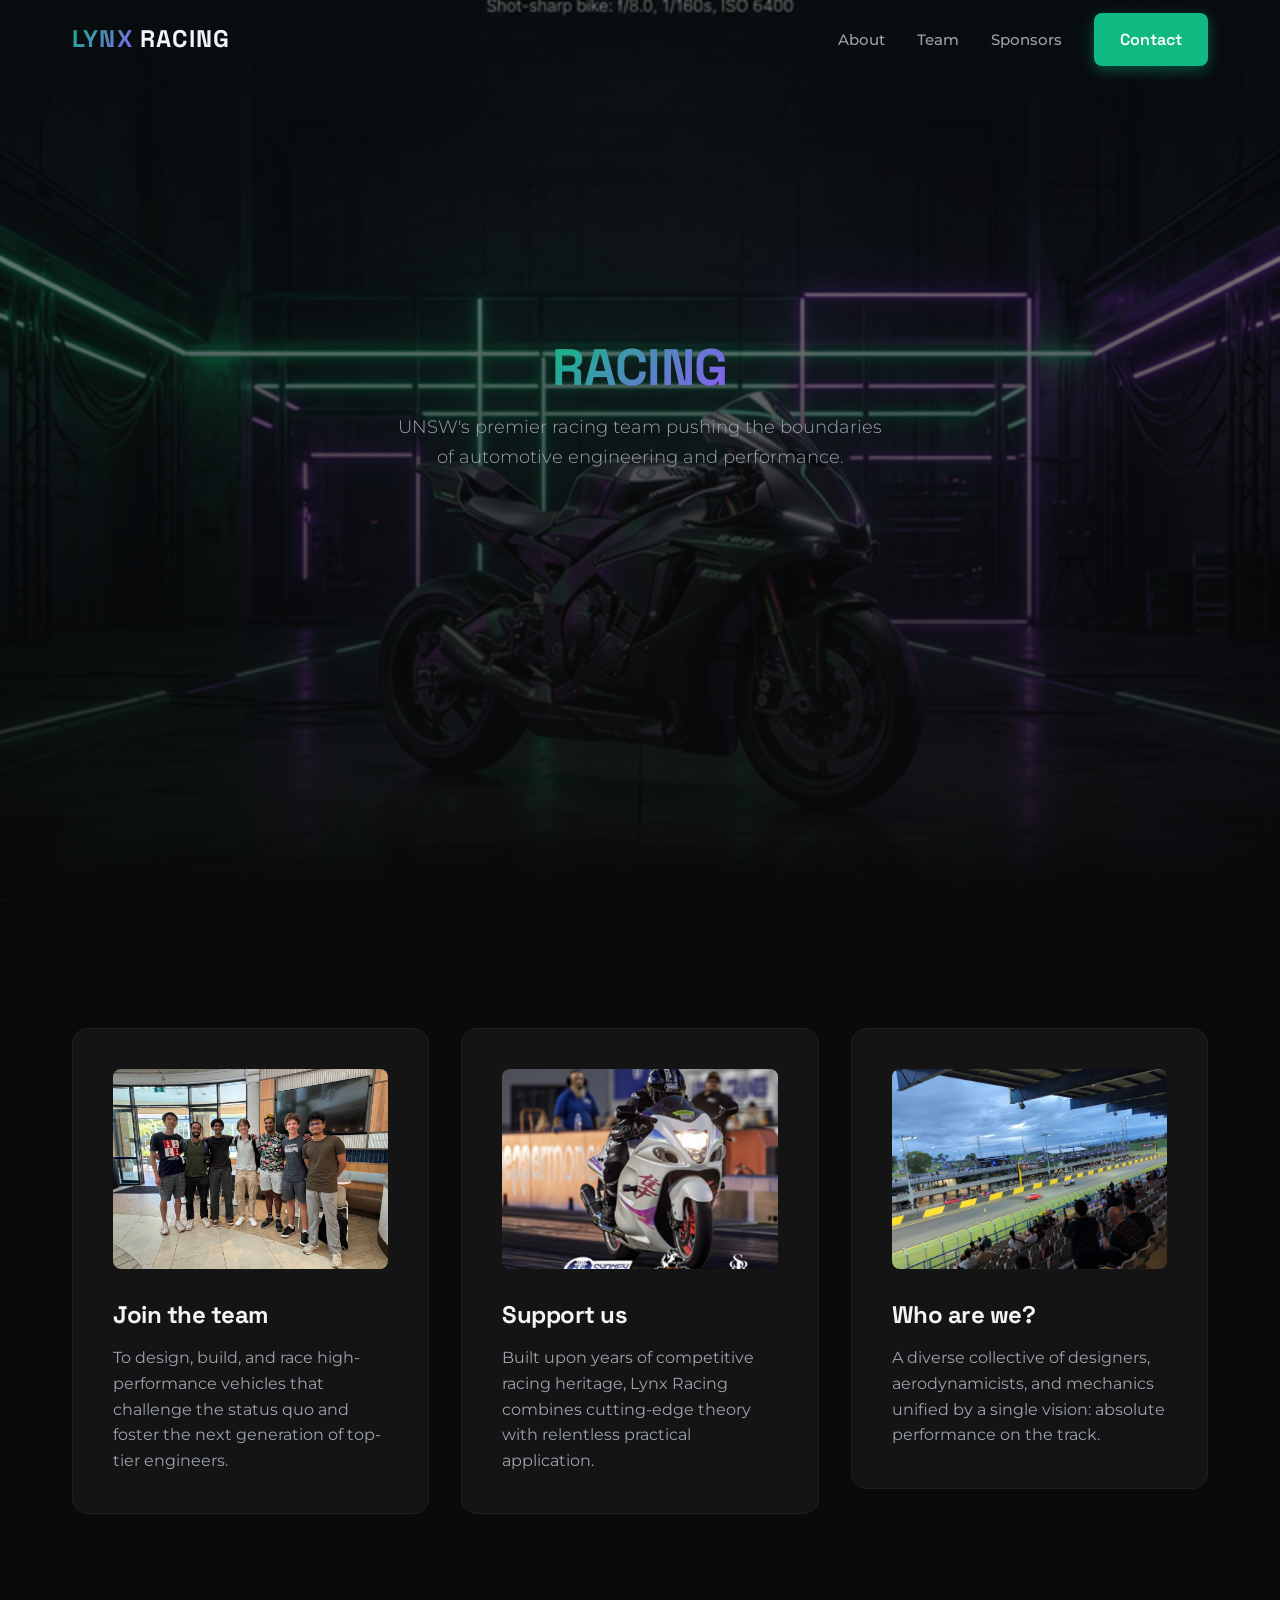
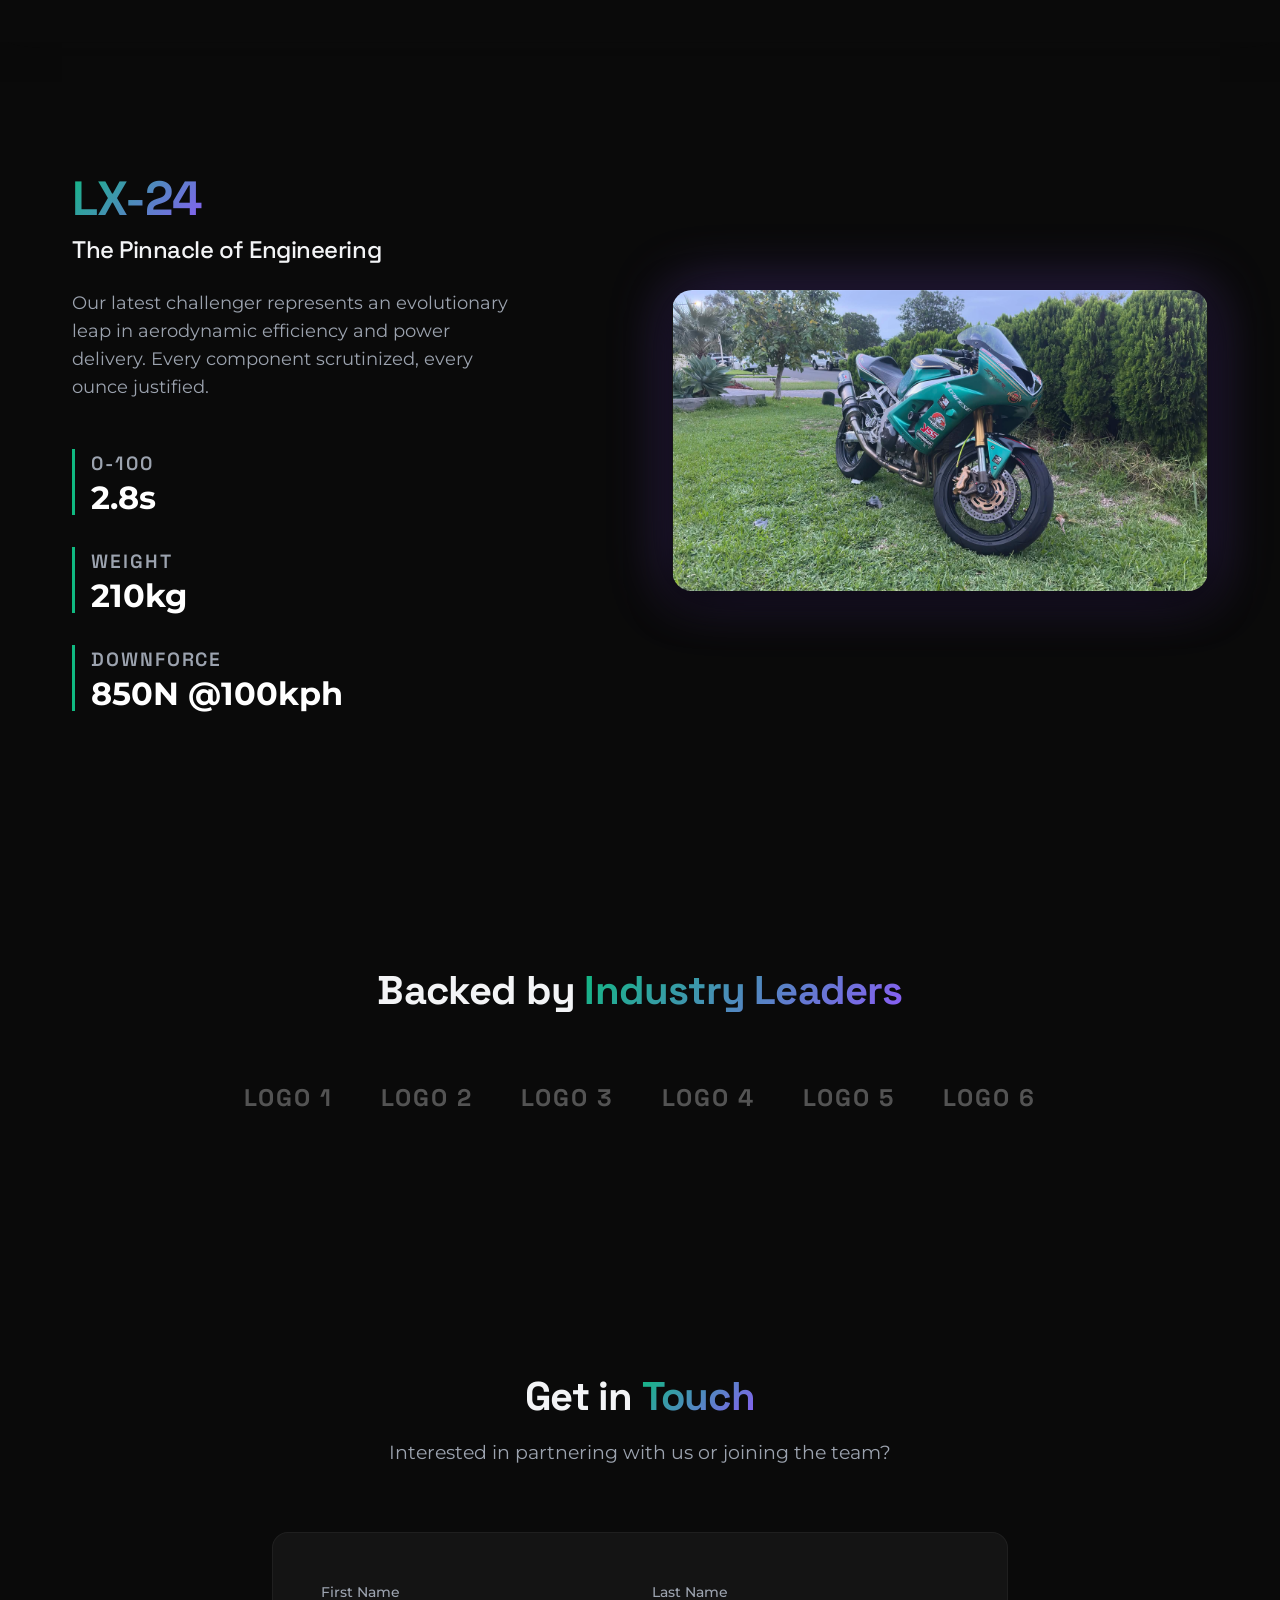
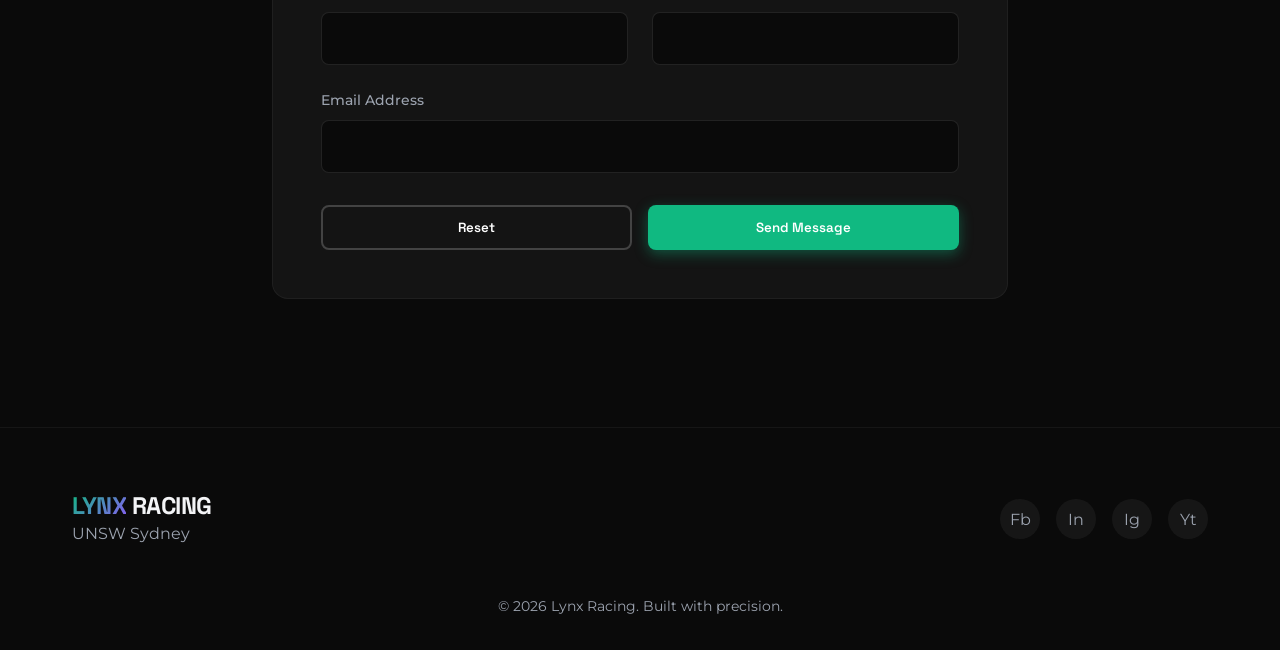
<file: index.html>
<!DOCTYPE html>
<html lang="en">

<head>
    <meta charset="UTF-8">
    <meta name="viewport" content="width=device-width, initial-scale=1.0">
    <meta name="description" content="Lynx Racing Team - Precision, Speed, and Innovation">
    <title>Lynx Racing Team</title>
    <!-- Google Fonts: Space Grotesk for Headings, Montserrat for Body -->
    <link rel="preconnect" href="https://fonts.googleapis.com">
    <link rel="preconnect" href="https://fonts.gstatic.com" crossorigin>
    <link
        href="https://fonts.googleapis.com/css2?family=Montserrat:wght@300;400;500;600&family=Space+Grotesk:wght@500;700;800&display=swap"
        rel="stylesheet">
    <link rel="stylesheet" href="styles.css">
</head>

<body>
    <nav class="navbar">
        <div class="nav-container">
            <div class="logo">
                <span class="text-gradient">LYNX</span> RACING
            </div>
            <ul class="nav-links">
                <li><a href="about.html">About</a></li>
                <li><a href="team.html">Team</a></li>
                <li><a href="index.html#sponsors">Sponsors</a></li>
                <li><a href="index.html#contact" class="btn-primary">Contact</a></li>
            </ul>
            <div class="hamburger">
                <span></span>
                <span></span>
                <span></span>
            </div>
        </div>
    </nav>

    <main>
        <!-- Hero Section -->
        <section id="home" class="hero">
            <div class="hero-content">
                <h1 class="reveal-up"><span class="text-gradient">RACING</span></h1>
                <p class="reveal-up delay-1">UNSW's premier racing team pushing the boundaries of automotive engineering
                    and performance.</p>
            </div>


        </section>

        <!-- About/Features Section -->
        <section id="features" class="about-section">
            <div class="container">
                <div class="about-grid">
                    <a href="join.html" class="card-link"
                        style="text-decoration: none; color: inherit; display: block;">
                        <div class="about-card card-join reveal-up">
                            <img src="assets/join-team-photo.jpg" alt="Team Photo" class="card-image">
                            <h3>Join the team</h3>
                            <p>To design, build, and race high-performance vehicles that challenge the status quo and
                                foster
                                the next generation of top-tier engineers.</p>
                        </div>
                    </a>
                    <a href="support.html" class="card-link"
                        style="text-decoration: none; color: inherit; display: block;">
                        <div class="about-card card-support reveal-up delay-1">
                            <img src="assets/support-bikey-photo.jpg" alt="Bikey Photo" class="card-image">
                            <h3>Support us</h3>
                            <p>Built upon years of competitive racing heritage, Lynx Racing combines cutting-edge theory
                                with relentless practical application.</p>
                        </div>
                    </a>
                    <a href="who.html" class="card-link" style="text-decoration: none; color: inherit; display: block;">
                        <div class="about-card card-who reveal-up delay-2">
                            <img src="assets/who-field-photo.jpg" alt="Field Photo" class="card-image">
                            <h3>Who are we?</h3>
                            <p>A diverse collective of designers, aerodynamicists, and mechanics unified by a single
                                vision:
                                absolute performance on the track.</p>
                        </div>
                    </a>
                </div>
            </div>
        </section>

        <!-- Vehicle Section -->
        <section id="vehicle" class="vehicle-section">
            <div class="container container-split">
                <div class="vehicle-info reveal-up">
                    <h2 class="text-gradient">LX-24</h2>
                    <h3>The Pinnacle of Engineering</h3>
                    <p>Our latest challenger represents an evolutionary leap in aerodynamic efficiency and power
                        delivery. Every component scrutinized, every ounce justified.</p>

                    <div class="specs-grid">
                        <div class="spec-item">
                            <span class="spec-val">0-100</span>
                            <span class="spec-label">2.8s</span>
                        </div>
                        <div class="spec-item">
                            <span class="spec-val">Weight</span>
                            <span class="spec-label">210kg</span>
                        </div>
                        <div class="spec-item">
                            <span class="spec-val">Downforce</span>
                            <span class="spec-label">850N @100kph</span>
                        </div>
                    </div>
                </div>
                <div class="vehicle-visual reveal-up delay-1">
                    <div class="car-placeholder">
                        <div class="glow-orb"></div>
                        <span>[LX-24 Render Placeholder]</span>
                    </div>
                </div>
            </div>
        </section>

        <!-- Sponsors Section -->
        <section id="sponsors" class="sponsors-section">
            <div class="container">
                <div class="section-header reveal-up">
                    <h2>Backed by <span class="text-gradient">Industry Leaders</span></h2>
                </div>
                <div class="sponsor-grid reveal-up delay-1">
                    <div class="sponsor-logo">Logo 1</div>
                    <div class="sponsor-logo">Logo 2</div>
                    <div class="sponsor-logo">Logo 3</div>
                    <div class="sponsor-logo">Logo 4</div>
                    <div class="sponsor-logo">Logo 5</div>
                    <div class="sponsor-logo">Logo 6</div>
                </div>
            </div>
        </section>

        <!-- Contact Section -->
        <section id="contact" class="contact-section">
            <div class="container container-narrow">
                <div class="section-header reveal-up">
                    <h2>Get in <span class="text-gradient">Touch</span></h2>
                    <p>Interested in partnering with us or joining the team?</p>
                </div>

                <form class="contact-form reveal-up delay-1" id="contactForm">
                    <div class="form-row">
                        <div class="form-group">
                            <label for="firstName">First Name</label>
                            <input type="text" id="firstName" name="firstName" required>
                        </div>
                        <div class="form-group">
                            <label for="lastName">Last Name</label>
                            <input type="text" id="lastName" name="lastName" required>
                        </div>
                    </div>
                    <div class="form-group full-width">
                        <label for="email">Email Address</label>
                        <input type="email" id="email" name="email" required>
                    </div>
                    <div class="form-actions">
                        <button type="reset" class="btn-outline">Reset</button>
                        <button type="submit" class="btn-primary">Send Message</button>
                    </div>
                </form>
            </div>
        </section>
    </main>

    <footer>
        <div class="container">
            <div class="footer-content">
                <div class="footer-brand">
                    <h3><span class="text-gradient">LYNX</span> RACING</h3>
                    <p>UNSW Sydney</p>
                </div>
                <div class="social-links">
                    <a href="#" aria-label="Facebook">Fb</a>
                    <a href="#" aria-label="LinkedIn">In</a>
                    <a href="#" aria-label="Instagram">Ig</a>
                    <a href="#" aria-label="YouTube">Yt</a>
                </div>
            </div>
            <div class="footer-bottom">
                <p>&copy; 2026 Lynx Racing. Built with precision.</p>
            </div>
        </div>
    </footer>

    <script src="script.js"></script>
</body>

</html>
</file>
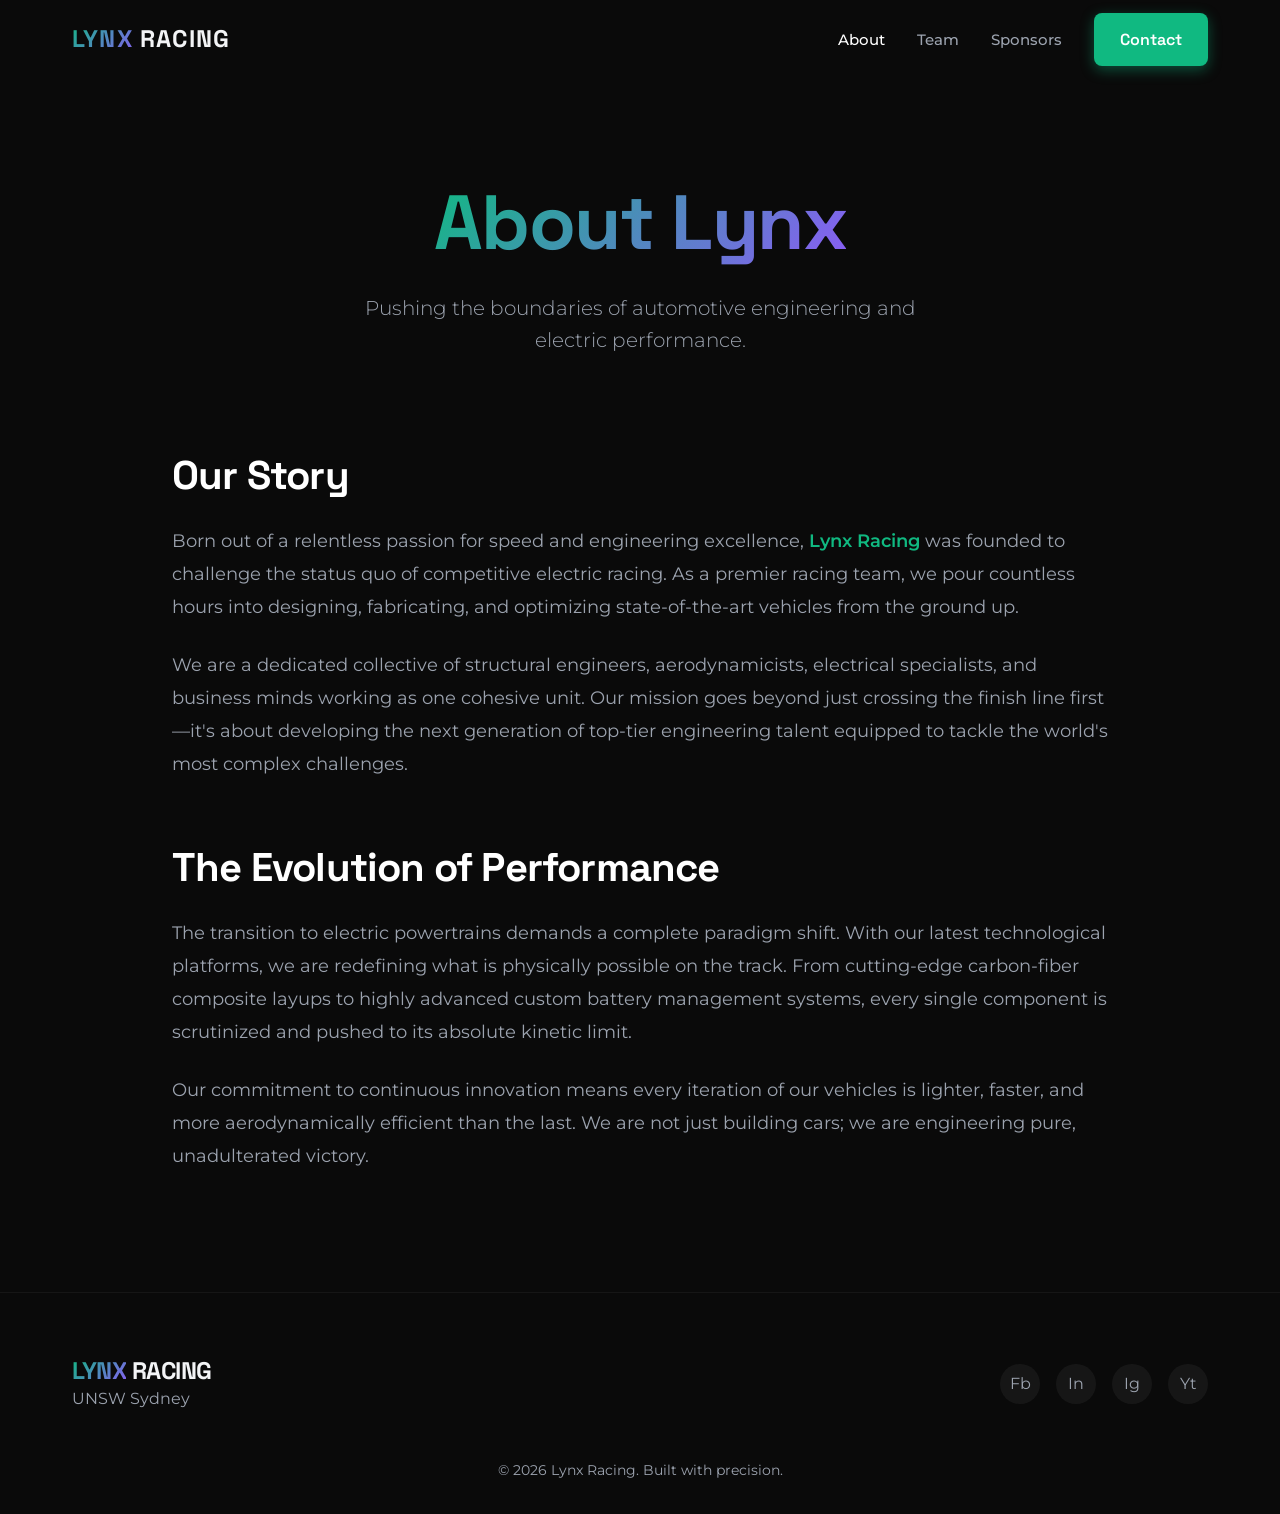
<file: about.html>
<!DOCTYPE html>
<html lang="en">

<head>
    <meta charset="UTF-8">
    <meta name="viewport" content="width=device-width, initial-scale=1.0">
    <meta name="description" content="About Lynx Racing Team - Precision, Speed, and Innovation">
    <title>About Us | Lynx Racing Team</title>
    <!-- Google Fonts: Space Grotesk for Headings, Montserrat for Body -->
    <link rel="preconnect" href="https://fonts.googleapis.com">
    <link rel="preconnect" href="https://fonts.gstatic.com" crossorigin>
    <link
        href="https://fonts.googleapis.com/css2?family=Montserrat:wght@300;400;500;600&family=Space+Grotesk:wght@500;700;800&display=swap"
        rel="stylesheet">
    <link rel="stylesheet" href="styles.css">
    <style>
        .about-page-header {
            padding-top: calc(var(--nav-height) + 6rem);
            padding-bottom: 2rem;
            text-align: center;
        }

        .about-page-content {
            max-width: 1000px;
            margin: 0 auto;
            padding: 0 2rem 6rem;
        }

        .about-page-content h2 {
            margin-top: 4rem;
            margin-bottom: 1.5rem;
            font-size: 2.5rem;
            color: #fff;
        }

        .about-page-content p {
            color: var(--text-muted);
            font-size: 1.15rem;
            line-height: 1.8;
            margin-bottom: 1.5rem;
        }

        .about-page-content .highlight {
            color: var(--accent-primary);
            font-weight: 600;
        }

        .about-grid {
            margin-top: 5rem;
        }
    </style>
</head>

<body>
    <nav class="navbar">
        <div class="nav-container">
            <a href="index.html" class="logo" style="text-decoration: none;">
                <span class="text-gradient">LYNX</span> RACING
            </a>
            <ul class="nav-links">
                <li><a href="about.html" style="color: #fff;">About</a></li>
                <li><a href="team.html">Team</a></li>
                <li><a href="index.html#sponsors">Sponsors</a></li>
                <li><a href="index.html#contact" class="btn-primary">Contact</a></li>
            </ul>
            <div class="hamburger">
                <span></span>
                <span></span>
                <span></span>
            </div>
        </div>
    </nav>

    <main>
        <section class="about-page-header">
            <div class="container reveal-up">
                <h1 class="text-gradient" style="font-size: clamp(3.5rem, 6vw, 5rem);">About Lynx</h1>
                <p
                    style="color: var(--text-muted); font-size: 1.25rem; max-width: 600px; margin: 1.5rem auto 0; font-weight: 300;">
                    Pushing the boundaries of automotive engineering and electric performance.
                </p>
            </div>
        </section>

        <section class="about-page-content">
            <div class="reveal-up delay-1">
                <h2>Our Story</h2>
                <p>Born out of a relentless passion for speed and engineering excellence, <span class="highlight">Lynx
                        Racing</span> was founded to challenge the status quo of competitive electric racing. As a
                    premier racing team, we pour countless hours into designing, fabricating, and optimizing
                    state-of-the-art vehicles from the ground up.</p>
                <p>We are a dedicated collective of structural engineers, aerodynamicists, electrical specialists, and
                    business minds working as one cohesive unit. Our mission goes beyond just crossing the finish line
                    first—it's about developing the next generation of top-tier engineering talent equipped to tackle
                    the world's most complex challenges.</p>
            </div>

            <div class="reveal-up delay-2">
                <h2>The Evolution of Performance</h2>
                <p>The transition to electric powertrains demands a complete paradigm shift. With our latest
                    technological platforms, we are redefining what is physically possible on the track. From
                    cutting-edge carbon-fiber composite layups to highly advanced custom battery management systems,
                    every single component is scrutinized and pushed to its absolute kinetic limit.</p>
                <p>Our commitment to continuous innovation means every iteration of our vehicles is lighter, faster, and
                    more aerodynamically efficient than the last. We are not just building cars; we are engineering
                    pure, unadulterated victory.</p>
            </div>
        </section>
    </main>

    <footer>
        <div class="container">
            <div class="footer-content">
                <div class="footer-brand">
                    <h3><span class="text-gradient">LYNX</span> RACING</h3>
                    <p>UNSW Sydney</p>
                </div>
                <div class="social-links">
                    <a href="#" aria-label="Facebook">Fb</a>
                    <a href="#" aria-label="LinkedIn">In</a>
                    <a href="#" aria-label="Instagram">Ig</a>
                    <a href="#" aria-label="YouTube">Yt</a>
                </div>
            </div>
            <div class="footer-bottom">
                <p>&copy; 2026 Lynx Racing. Built with precision.</p>
            </div>
        </div>
    </footer>

    <script src="script.js"></script>
</body>

</html>
</file>
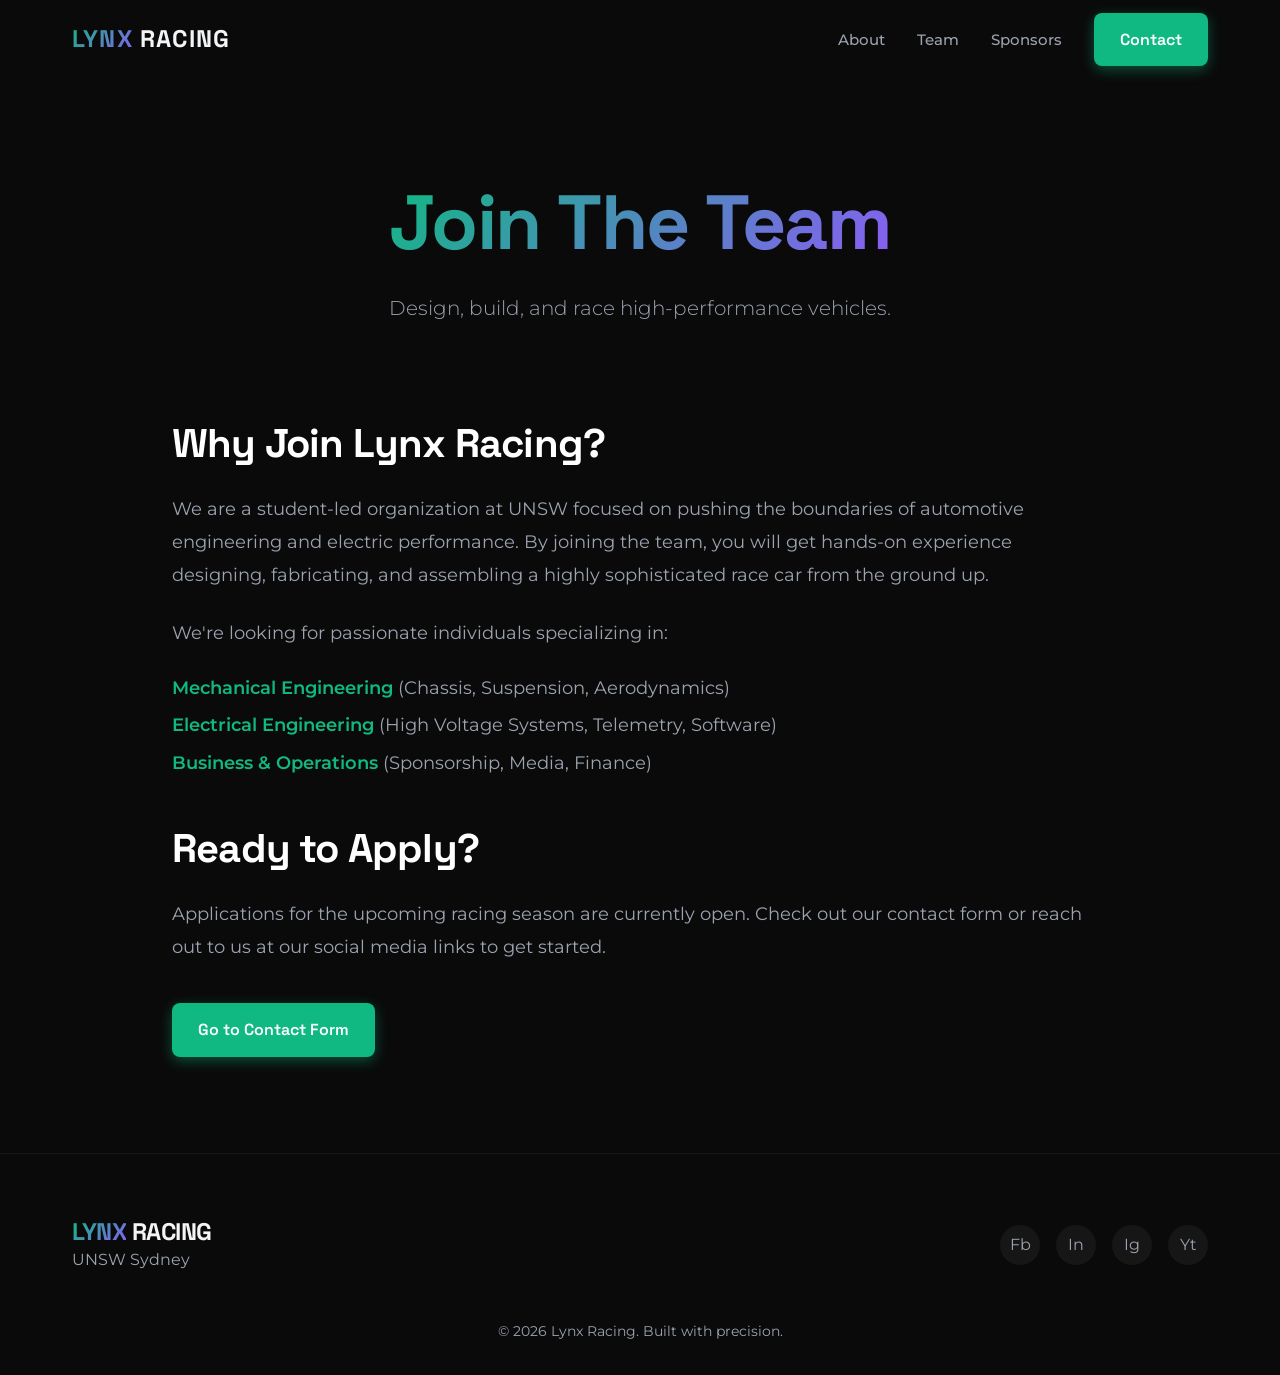
<file: join.html>
<!DOCTYPE html>
<html lang="en">

<head>
    <meta charset="UTF-8">
    <meta name="viewport" content="width=device-width, initial-scale=1.0">
    <meta name="description" content="Join Lynx Racing Team">
    <title>Join the Team | Lynx Racing Team</title>
    <!-- Google Fonts: Space Grotesk for Headings, Montserrat for Body -->
    <link rel="preconnect" href="https://fonts.googleapis.com">
    <link rel="preconnect" href="https://fonts.gstatic.com" crossorigin>
    <link
        href="https://fonts.googleapis.com/css2?family=Montserrat:wght@300;400;500;600&family=Space+Grotesk:wght@500;700;800&display=swap"
        rel="stylesheet">
    <link rel="stylesheet" href="styles.css">
    <style>
        .page-header {
            padding-top: calc(var(--nav-height) + 6rem);
            padding-bottom: 2rem;
            text-align: center;
        }

        .page-content {
            max-width: 1000px;
            margin: 0 auto;
            padding: 0 2rem 6rem;
        }

        .page-content h2 {
            margin-top: 4rem;
            margin-bottom: 1.5rem;
            font-size: 2.5rem;
            color: #fff;
        }

        .page-content p {
            color: var(--text-muted);
            font-size: 1.15rem;
            line-height: 1.8;
            margin-bottom: 1.5rem;
        }

        .page-content .highlight {
            color: var(--accent-primary);
            font-weight: 600;
        }
    </style>
</head>

<body>
    <nav class="navbar">
        <div class="nav-container">
            <a href="index.html" class="logo" style="text-decoration: none;">
                <span class="text-gradient">LYNX</span> RACING
            </a>
            <ul class="nav-links">
                <li><a href="about.html">About</a></li>
                <li><a href="team.html">Team</a></li>
                <li><a href="index.html#sponsors">Sponsors</a></li>
                <li><a href="index.html#contact" class="btn-primary">Contact</a></li>
            </ul>
            <div class="hamburger">
                <span></span>
                <span></span>
                <span></span>
            </div>
        </div>
    </nav>

    <main>
        <section class="page-header">
            <div class="container reveal-up">
                <h1 class="text-gradient" style="font-size: clamp(3.5rem, 6vw, 5rem);">Join The Team</h1>
                <p
                    style="color: var(--text-muted); font-size: 1.25rem; max-width: 600px; margin: 1.5rem auto 0; font-weight: 300;">
                    Design, build, and race high-performance vehicles.
                </p>
            </div>
        </section>

        <section class="page-content">
            <div class="reveal-up delay-1">
                <h2>Why Join Lynx Racing?</h2>
                <p>We are a student-led organization at UNSW focused on pushing the boundaries of automotive engineering
                    and electric performance. By joining the team, you will get hands-on experience designing,
                    fabricating, and assembling a highly sophisticated race car from the ground up.</p>
                <p>We're looking for passionate individuals specializing in:</p>
                <ul>
                    <li style="color: var(--text-muted); font-size: 1.15rem; margin-bottom: 0.5rem;"><span
                            class="highlight">Mechanical Engineering</span> (Chassis, Suspension, Aerodynamics)</li>
                    <li style="color: var(--text-muted); font-size: 1.15rem; margin-bottom: 0.5rem;"><span
                            class="highlight">Electrical Engineering</span> (High Voltage Systems, Telemetry, Software)
                    </li>
                    <li style="color: var(--text-muted); font-size: 1.15rem; margin-bottom: 0.5rem;"><span
                            class="highlight">Business & Operations</span> (Sponsorship, Media, Finance)</li>
                </ul>

                <h2 style="margin-top: 3rem;">Ready to Apply?</h2>
                <p>Applications for the upcoming racing season are currently open. Check out our contact form or reach
                    out to us at our social media links to get started.</p>
                <a href="index.html#contact" class="btn-primary" style="display: inline-block; margin-top: 1rem;">Go to
                    Contact Form</a>
            </div>
        </section>
    </main>

    <footer>
        <div class="container">
            <div class="footer-content">
                <div class="footer-brand">
                    <h3><span class="text-gradient">LYNX</span> RACING</h3>
                    <p>UNSW Sydney</p>
                </div>
                <div class="social-links">
                    <a href="#" aria-label="Facebook">Fb</a>
                    <a href="#" aria-label="LinkedIn">In</a>
                    <a href="#" aria-label="Instagram">Ig</a>
                    <a href="#" aria-label="YouTube">Yt</a>
                </div>
            </div>
            <div class="footer-bottom">
                <p>&copy; 2026 Lynx Racing. Built with precision.</p>
            </div>
        </div>
    </footer>

    <script src="script.js"></script>
</body>

</html>
</file>
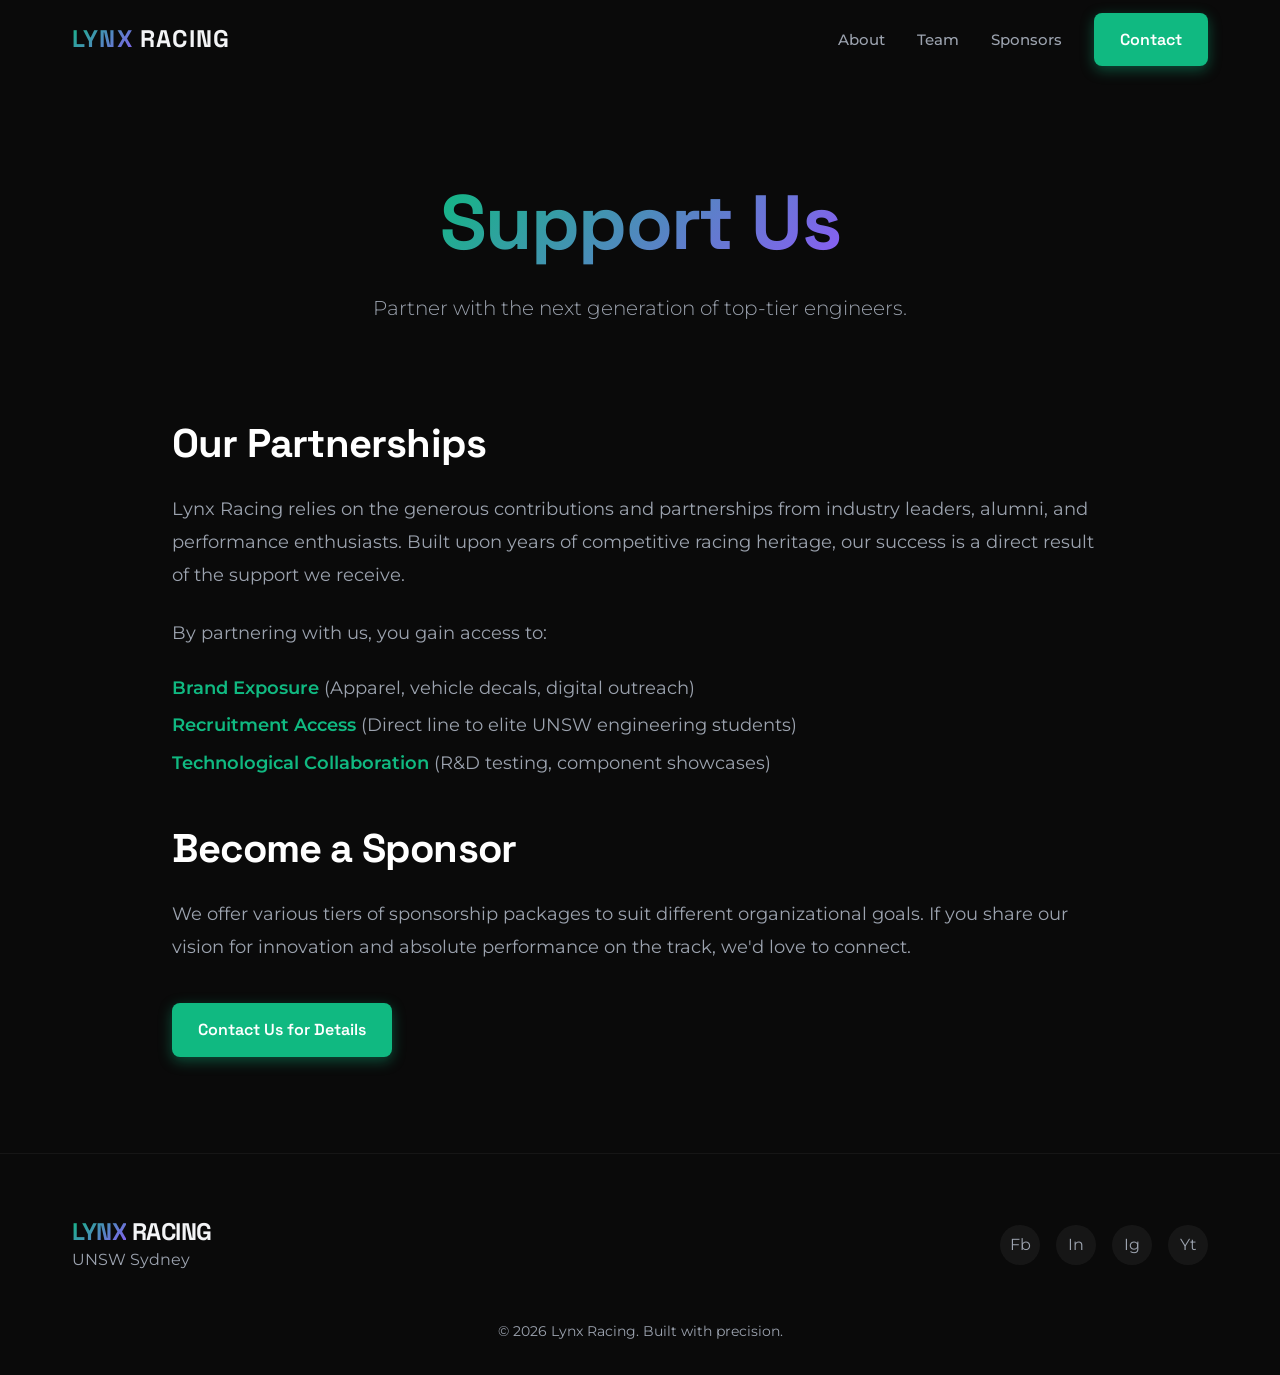
<file: support.html>
<!DOCTYPE html>
<html lang="en">

<head>
    <meta charset="UTF-8">
    <meta name="viewport" content="width=device-width, initial-scale=1.0">
    <meta name="description" content="Support Lynx Racing Team">
    <title>Support Us | Lynx Racing Team</title>
    <!-- Google Fonts: Space Grotesk for Headings, Montserrat for Body -->
    <link rel="preconnect" href="https://fonts.googleapis.com">
    <link rel="preconnect" href="https://fonts.gstatic.com" crossorigin>
    <link
        href="https://fonts.googleapis.com/css2?family=Montserrat:wght@300;400;500;600&family=Space+Grotesk:wght@500;700;800&display=swap"
        rel="stylesheet">
    <link rel="stylesheet" href="styles.css">
    <style>
        .page-header {
            padding-top: calc(var(--nav-height) + 6rem);
            padding-bottom: 2rem;
            text-align: center;
        }

        .page-content {
            max-width: 1000px;
            margin: 0 auto;
            padding: 0 2rem 6rem;
        }

        .page-content h2 {
            margin-top: 4rem;
            margin-bottom: 1.5rem;
            font-size: 2.5rem;
            color: #fff;
        }

        .page-content p {
            color: var(--text-muted);
            font-size: 1.15rem;
            line-height: 1.8;
            margin-bottom: 1.5rem;
        }

        .page-content .highlight {
            color: var(--accent-primary);
            font-weight: 600;
        }
    </style>
</head>

<body>
    <nav class="navbar">
        <div class="nav-container">
            <a href="index.html" class="logo" style="text-decoration: none;">
                <span class="text-gradient">LYNX</span> RACING
            </a>
            <ul class="nav-links">
                <li><a href="about.html">About</a></li>
                <li><a href="team.html">Team</a></li>
                <li><a href="index.html#sponsors">Sponsors</a></li>
                <li><a href="index.html#contact" class="btn-primary">Contact</a></li>
            </ul>
            <div class="hamburger">
                <span></span>
                <span></span>
                <span></span>
            </div>
        </div>
    </nav>

    <main>
        <section class="page-header">
            <div class="container reveal-up">
                <h1 class="text-gradient" style="font-size: clamp(3.5rem, 6vw, 5rem);">Support Us</h1>
                <p
                    style="color: var(--text-muted); font-size: 1.25rem; max-width: 600px; margin: 1.5rem auto 0; font-weight: 300;">
                    Partner with the next generation of top-tier engineers.
                </p>
            </div>
        </section>

        <section class="page-content">
            <div class="reveal-up delay-1">
                <h2>Our Partnerships</h2>
                <p>Lynx Racing relies on the generous contributions and partnerships from industry leaders, alumni, and
                    performance enthusiasts. Built upon years of competitive racing heritage, our success is a direct
                    result of the support we receive.</p>
                <p>By partnering with us, you gain access to:</p>
                <ul>
                    <li style="color: var(--text-muted); font-size: 1.15rem; margin-bottom: 0.5rem;"><span
                            class="highlight">Brand Exposure</span> (Apparel, vehicle decals, digital outreach)</li>
                    <li style="color: var(--text-muted); font-size: 1.15rem; margin-bottom: 0.5rem;"><span
                            class="highlight">Recruitment Access</span> (Direct line to elite UNSW engineering students)
                    </li>
                    <li style="color: var(--text-muted); font-size: 1.15rem; margin-bottom: 0.5rem;"><span
                            class="highlight">Technological Collaboration</span> (R&D testing, component showcases)</li>
                </ul>

                <h2 style="margin-top: 3rem;">Become a Sponsor</h2>
                <p>We offer various tiers of sponsorship packages to suit different organizational goals. If you share
                    our vision for innovation and absolute performance on the track, we'd love to connect.</p>
                <a href="index.html#contact" class="btn-primary"
                    style="display: inline-block; margin-top: 1rem;">Contact Us for Details</a>
            </div>
        </section>
    </main>

    <footer>
        <div class="container">
            <div class="footer-content">
                <div class="footer-brand">
                    <h3><span class="text-gradient">LYNX</span> RACING</h3>
                    <p>UNSW Sydney</p>
                </div>
                <div class="social-links">
                    <a href="#" aria-label="Facebook">Fb</a>
                    <a href="#" aria-label="LinkedIn">In</a>
                    <a href="#" aria-label="Instagram">Ig</a>
                    <a href="#" aria-label="YouTube">Yt</a>
                </div>
            </div>
            <div class="footer-bottom">
                <p>&copy; 2026 Lynx Racing. Built with precision.</p>
            </div>
        </div>
    </footer>

    <script src="script.js"></script>
</body>

</html>
</file>
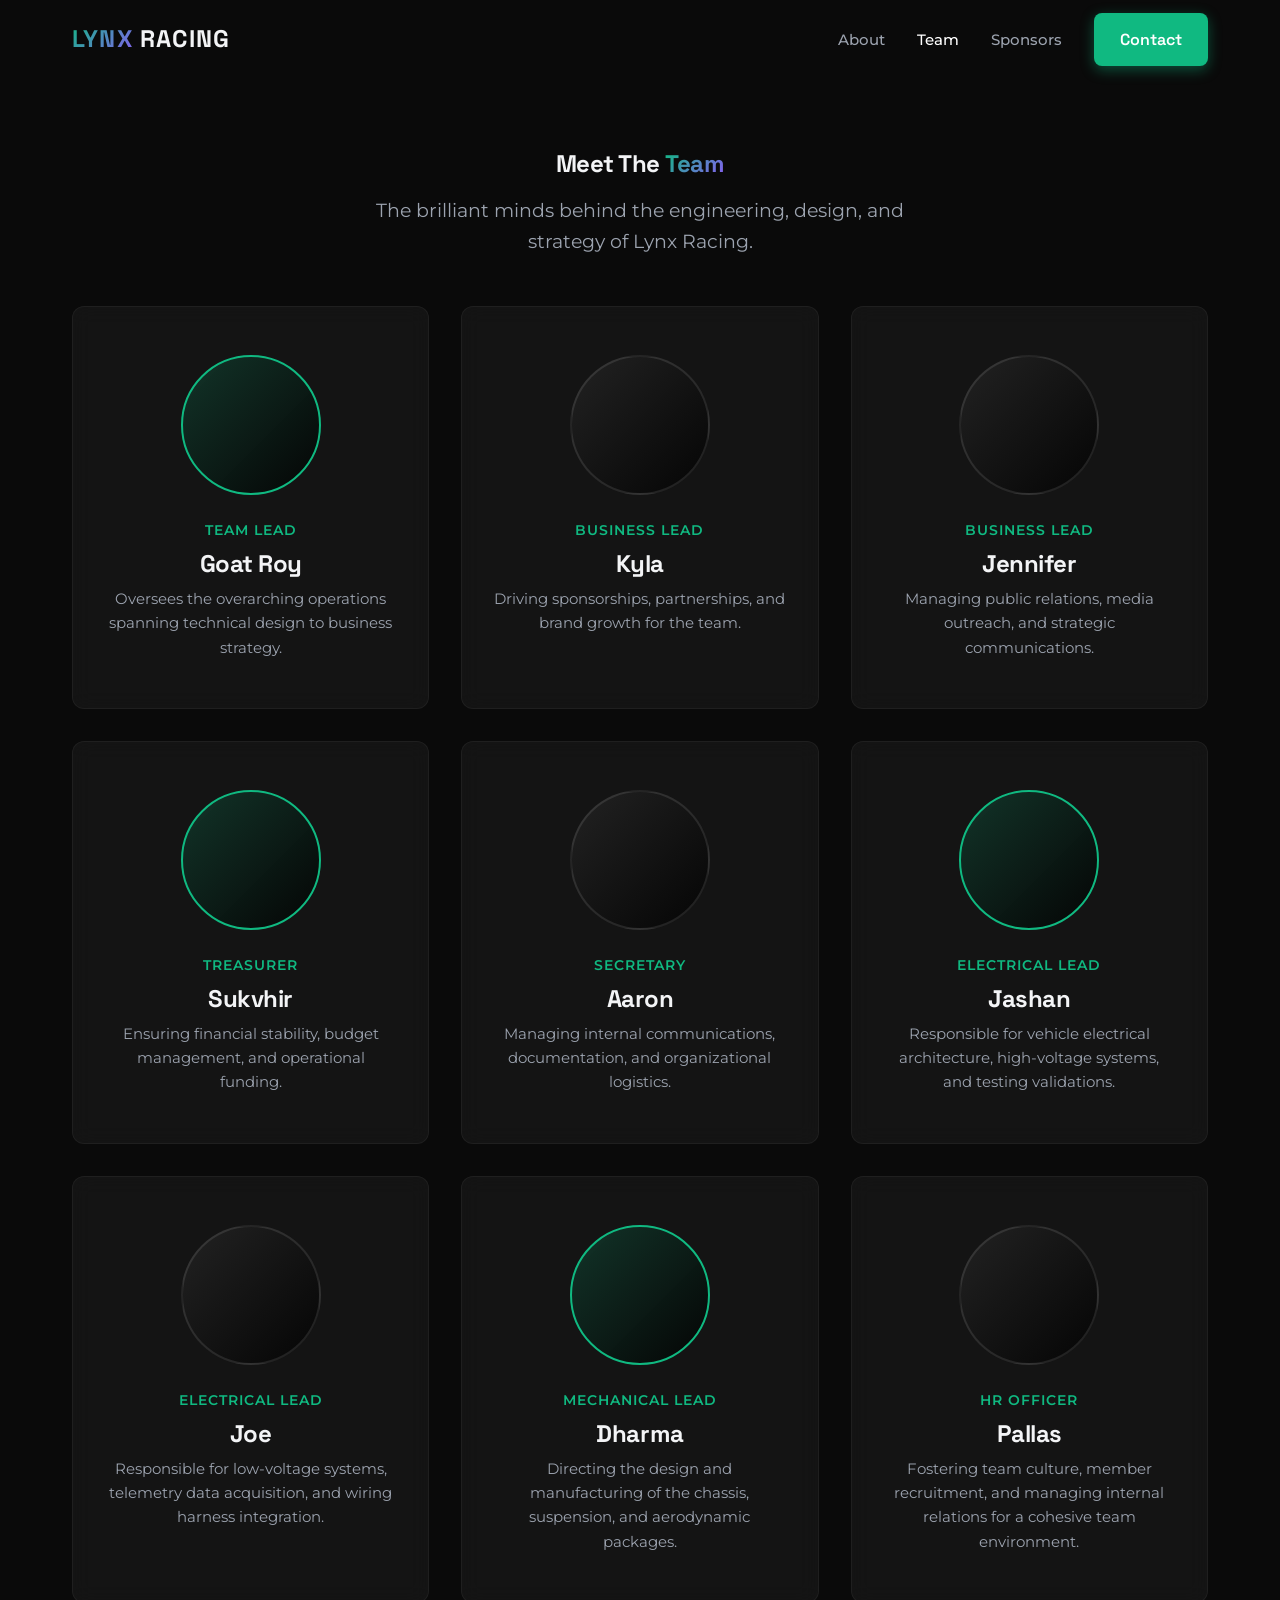
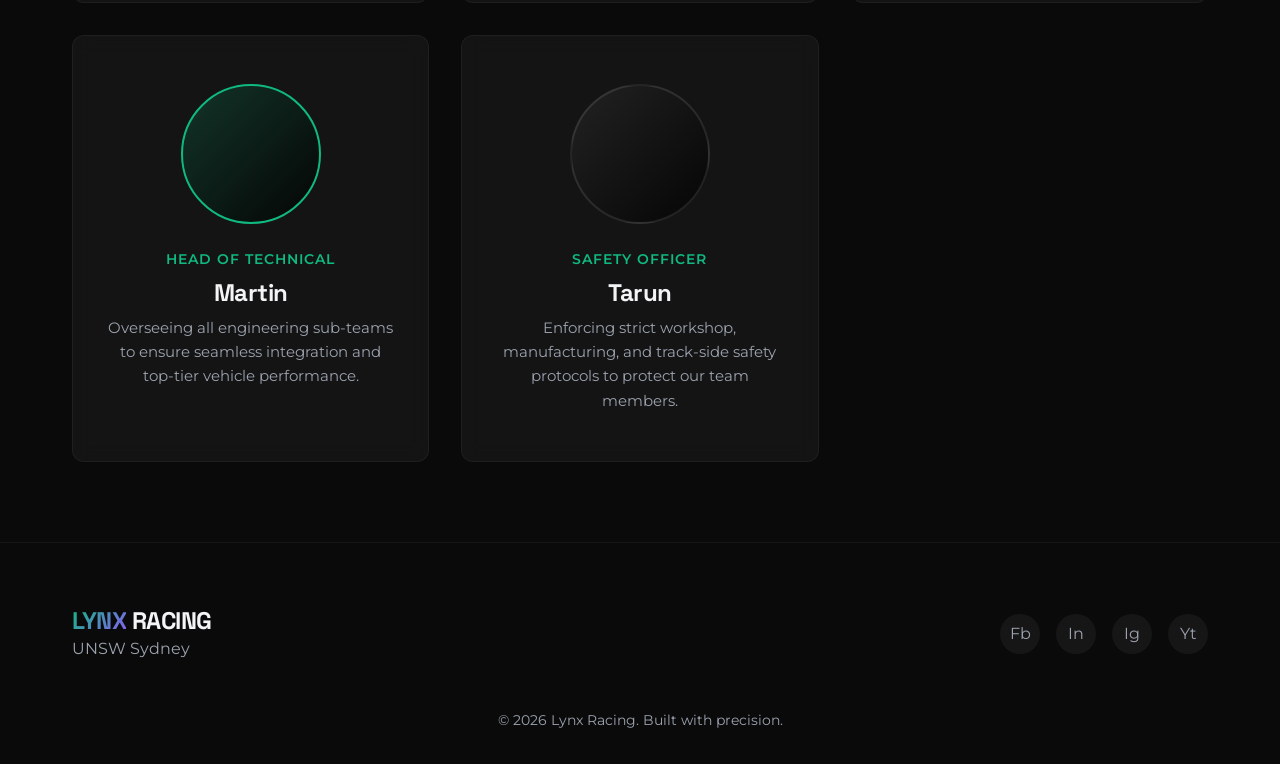
<file: team.html>
<!DOCTYPE html>
<html lang="en">

<head>
    <meta charset="UTF-8">
    <meta name="viewport" content="width=device-width, initial-scale=1.0">
    <title>The Team - Lynx Racing</title>
    <!-- Google Fonts: Space Grotesk for Headings, Montserrat for Body -->
    <link rel="preconnect" href="https://fonts.googleapis.com">
    <link rel="preconnect" href="https://fonts.gstatic.com" crossorigin>
    <link
        href="https://fonts.googleapis.com/css2?family=Montserrat:wght@300;400;500;600&family=Space+Grotesk:wght@500;700;800&display=swap"
        rel="stylesheet">
    <link rel="stylesheet" href="styles.css">
    <style>
        .team-page-header {
            padding-top: 150px;
            padding-bottom: 50px;
            text-align: center;
        }

        .team-grid {
            display: grid;
            grid-template-columns: repeat(auto-fit, minmax(280px, 1fr));
            gap: 2rem;
            margin-bottom: 5rem;
        }

        .member-card {
            background: var(--bg-card);
            border: 1px solid rgba(255, 255, 255, 0.05);
            border-radius: 12px;
            padding: 3rem 2rem;
            text-align: center;
            transition: var(--transition-fast);
            backdrop-filter: blur(10px);
        }

        .member-card:hover {
            transform: translateY(-5px);
            border-color: var(--accent-primary);
            background: var(--bg-card-hover);
            box-shadow: 0 10px 30px rgba(0, 0, 0, 0.5);
        }

        .member-photo {
            width: 140px;
            height: 140px;
            border-radius: 50%;
            background: linear-gradient(135deg, #222, #050505);
            margin: 0 auto 1.5rem;
            border: 2px solid rgba(255, 255, 255, 0.1);
        }

        .member-photo.photo-accent {
            background: linear-gradient(135deg, rgba(16, 185, 129, 0.2), #050505);
            border-color: var(--accent-primary);
        }

        .member-role {
            color: var(--accent-primary);
            font-size: 0.9rem;
            font-weight: 600;
            text-transform: uppercase;
            letter-spacing: 1px;
            margin-bottom: 0.5rem;
        }

        .member-card h3 {
            font-size: 1.5rem;
            margin-bottom: 0.5rem;
        }

        .member-card p {
            color: var(--text-muted);
            font-size: 0.95rem;
        }
    </style>
</head>

<body>
    <nav class="navbar scrolled">
        <div class="nav-container">
            <div class="logo">
                <a href="index.html" style="color: inherit; text-decoration: none;">
                    <span class="text-gradient">LYNX</span> RACING
                </a>
            </div>
            <ul class="nav-links">
                <li><a href="about.html">About</a></li>
                <li><a href="team.html" style="color: #fff;">Team</a></li>
                <li><a href="index.html#sponsors">Sponsors</a></li>
                <li><a href="index.html#contact" class="btn-primary">Contact</a></li>
            </ul>
        </div>
    </nav>

    <main>
        <section class="team-page-header">
            <div class="container">
                <h1 class="reveal-up">Meet The <span class="text-gradient">Team</span></h1>
                <p class="reveal-up delay-1"
                    style="color: var(--text-muted); font-size: 1.2rem; max-width: 600px; margin: 1rem auto 0;">
                    The brilliant minds behind the engineering, design, and strategy of Lynx Racing.
                </p>
            </div>
        </section>

        <section class="container">
            <div class="team-grid reveal-up delay-2">
                <!-- Team Leadership -->
                <div class="member-card">
                    <div class="member-photo photo-accent"></div>
                    <div class="member-role">Team Lead</div>
                    <h3>Goat Roy</h3>
                    <p>Oversees the overarching operations spanning technical design to business strategy.</p>
                </div>

                <div class="member-card">
                    <div class="member-photo"></div>
                    <div class="member-role">Business Lead</div>
                    <h3>Kyla</h3>
                    <p>Driving sponsorships, partnerships, and brand growth for the team.</p>
                </div>

                <div class="member-card">
                    <div class="member-photo"></div>
                    <div class="member-role">Business Lead</div>
                    <h3>Jennifer</h3>
                    <p>Managing public relations, media outreach, and strategic communications.</p>
                </div>

                <div class="member-card">
                    <div class="member-photo photo-accent"></div>
                    <div class="member-role">Treasurer</div>
                    <h3>Sukvhir</h3>
                    <p>Ensuring financial stability, budget management, and operational funding.</p>
                </div>

                <div class="member-card">
                    <div class="member-photo"></div>
                    <div class="member-role">Secretary</div>
                    <h3>Aaron</h3>
                    <p>Managing internal communications, documentation, and organizational logistics.</p>
                </div>

                <div class="member-card">
                    <div class="member-photo photo-accent"></div>
                    <div class="member-role">Electrical Lead</div>
                    <h3>Jashan</h3>
                    <p>Responsible for vehicle electrical architecture, high-voltage systems, and testing validations.
                    </p>
                </div>

                <div class="member-card">
                    <div class="member-photo"></div>
                    <div class="member-role">Electrical Lead</div>
                    <h3>Joe</h3>
                    <p>Responsible for low-voltage systems, telemetry data acquisition, and wiring harness integration.
                    </p>
                </div>

                <div class="member-card">
                    <div class="member-photo photo-accent"></div>
                    <div class="member-role">Mechanical Lead</div>
                    <h3>Dharma</h3>
                    <p>Directing the design and manufacturing of the chassis, suspension, and aerodynamic packages.</p>
                </div>

                <div class="member-card">
                    <div class="member-photo"></div>
                    <div class="member-role">HR Officer</div>
                    <h3>Pallas</h3>
                    <p>Fostering team culture, member recruitment, and managing internal relations for a cohesive team
                        environment.</p>
                </div>

                <div class="member-card">
                    <div class="member-photo photo-accent"></div>
                    <div class="member-role">Head of Technical</div>
                    <h3>Martin</h3>
                    <p>Overseeing all engineering sub-teams to ensure seamless integration and top-tier vehicle
                        performance.</p>
                </div>

                <div class="member-card">
                    <div class="member-photo"></div>
                    <div class="member-role">Safety Officer</div>
                    <h3>Tarun</h3>
                    <p>Enforcing strict workshop, manufacturing, and track-side safety protocols to protect our team
                        members.</p>
                </div>
            </div>
        </section>
    </main>

    <footer>
        <div class="container">
            <div class="footer-content">
                <div class="footer-brand">
                    <h3><span class="text-gradient">LYNX</span> RACING</h3>
                    <p>UNSW Sydney</p>
                </div>
                <div class="social-links">
                    <a href="#" aria-label="Facebook">Fb</a>
                    <a href="#" aria-label="LinkedIn">In</a>
                    <a href="#" aria-label="Instagram">Ig</a>
                    <a href="#" aria-label="YouTube">Yt</a>
                </div>
            </div>
            <div class="footer-bottom">
                <p>&copy; 2026 Lynx Racing. Built with precision.</p>
            </div>
        </div>
    </footer>
    <script src="script.js"></script>
</body>

</html>
</file>
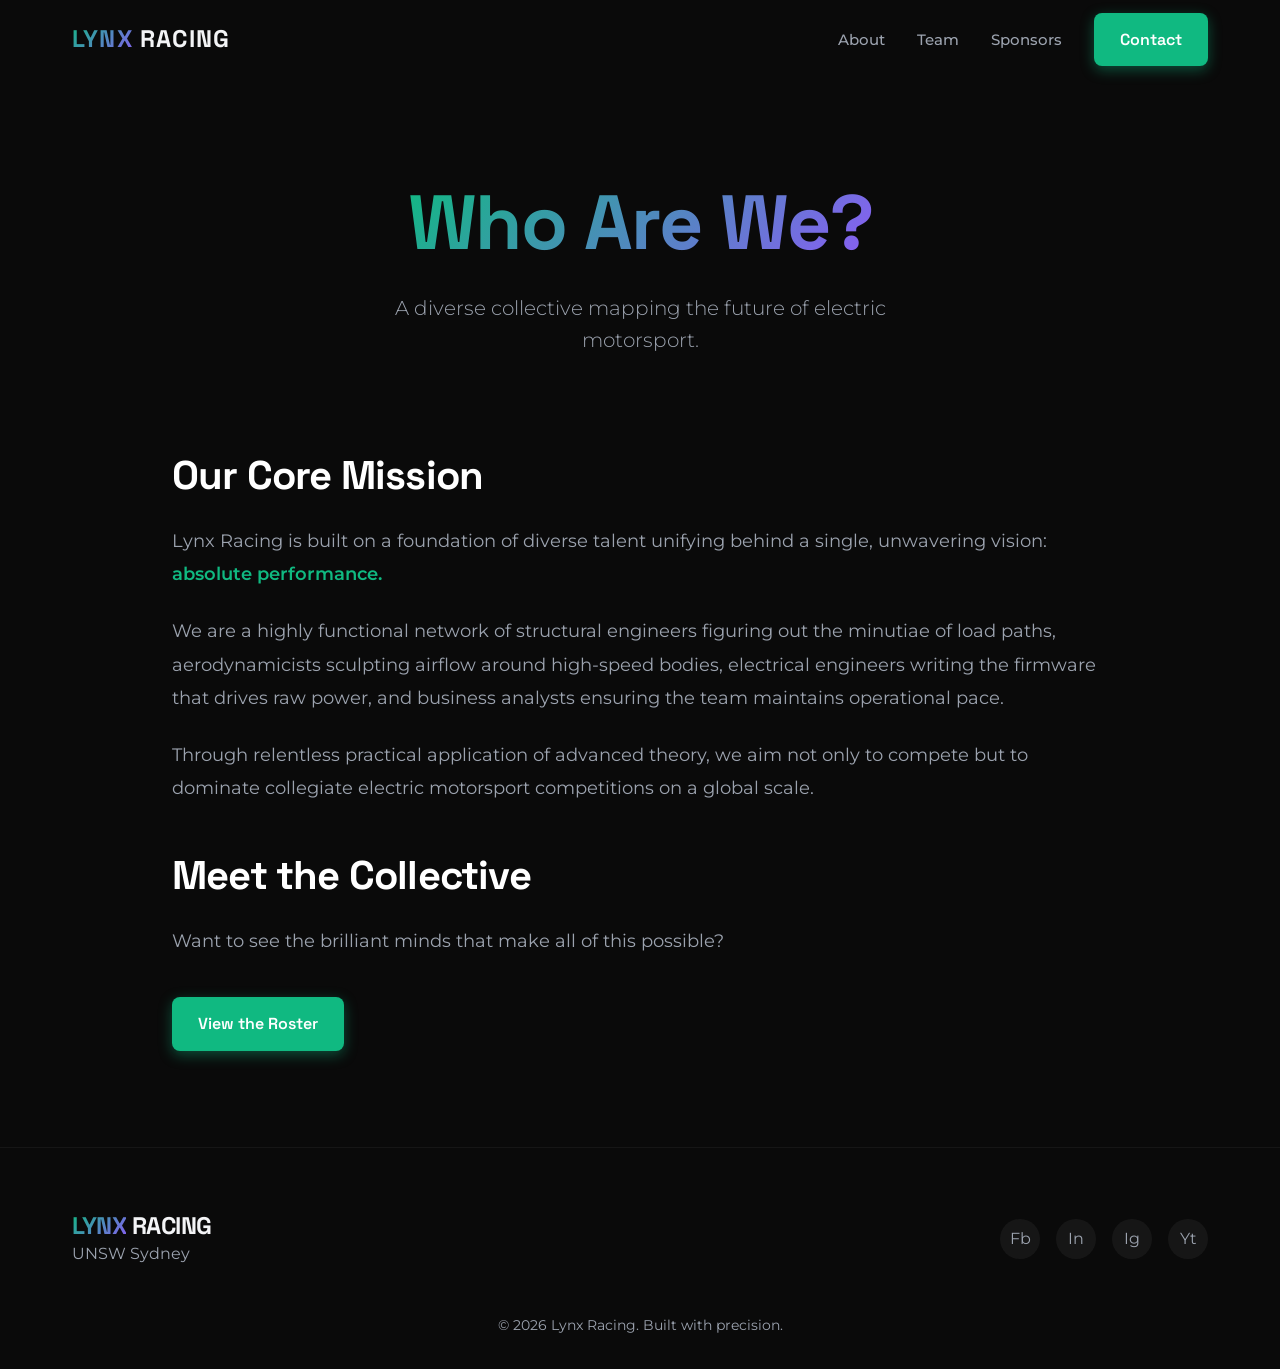
<file: who.html>
<!DOCTYPE html>
<html lang="en">

<head>
    <meta charset="UTF-8">
    <meta name="viewport" content="width=device-width, initial-scale=1.0">
    <meta name="description" content="Who Are We - Lynx Racing Team">
    <title>Who Are We? | Lynx Racing Team</title>
    <!-- Google Fonts: Space Grotesk for Headings, Montserrat for Body -->
    <link rel="preconnect" href="https://fonts.googleapis.com">
    <link rel="preconnect" href="https://fonts.gstatic.com" crossorigin>
    <link
        href="https://fonts.googleapis.com/css2?family=Montserrat:wght@300;400;500;600&family=Space+Grotesk:wght@500;700;800&display=swap"
        rel="stylesheet">
    <link rel="stylesheet" href="styles.css">
    <style>
        .page-header {
            padding-top: calc(var(--nav-height) + 6rem);
            padding-bottom: 2rem;
            text-align: center;
        }

        .page-content {
            max-width: 1000px;
            margin: 0 auto;
            padding: 0 2rem 6rem;
        }

        .page-content h2 {
            margin-top: 4rem;
            margin-bottom: 1.5rem;
            font-size: 2.5rem;
            color: #fff;
        }

        .page-content p {
            color: var(--text-muted);
            font-size: 1.15rem;
            line-height: 1.8;
            margin-bottom: 1.5rem;
        }

        .page-content .highlight {
            color: var(--accent-primary);
            font-weight: 600;
        }
    </style>
</head>

<body>
    <nav class="navbar">
        <div class="nav-container">
            <a href="index.html" class="logo" style="text-decoration: none;">
                <span class="text-gradient">LYNX</span> RACING
            </a>
            <ul class="nav-links">
                <li><a href="about.html">About</a></li>
                <li><a href="team.html">Team</a></li>
                <li><a href="index.html#sponsors">Sponsors</a></li>
                <li><a href="index.html#contact" class="btn-primary">Contact</a></li>
            </ul>
            <div class="hamburger">
                <span></span>
                <span></span>
                <span></span>
            </div>
        </div>
    </nav>

    <main>
        <section class="page-header">
            <div class="container reveal-up">
                <h1 class="text-gradient" style="font-size: clamp(3.5rem, 6vw, 5rem);">Who Are We?</h1>
                <p
                    style="color: var(--text-muted); font-size: 1.25rem; max-width: 600px; margin: 1.5rem auto 0; font-weight: 300;">
                    A diverse collective mapping the future of electric motorsport.
                </p>
            </div>
        </section>

        <section class="page-content">
            <div class="reveal-up delay-1">
                <h2>Our Core Mission</h2>
                <p>Lynx Racing is built on a foundation of diverse talent unifying behind a single, unwavering vision:
                    <span class="highlight">absolute performance.</span>
                </p>
                <p>We are a highly functional network of structural engineers figuring out the minutiae of load paths,
                    aerodynamicists sculpting airflow around high-speed bodies, electrical engineers writing the
                    firmware that drives raw power, and business analysts ensuring the team maintains operational pace.
                </p>
                <p>Through relentless practical application of advanced theory, we aim not only to compete but to
                    dominate collegiate electric motorsport competitions on a global scale.</p>

                <h2 style="margin-top: 3rem;">Meet the Collective</h2>
                <p>Want to see the brilliant minds that make all of this possible?</p>
                <a href="team.html" class="btn-primary" style="display: inline-block; margin-top: 1rem;">View the
                    Roster</a>
            </div>
        </section>
    </main>

    <footer>
        <div class="container">
            <div class="footer-content">
                <div class="footer-brand">
                    <h3><span class="text-gradient">LYNX</span> RACING</h3>
                    <p>UNSW Sydney</p>
                </div>
                <div class="social-links">
                    <a href="#" aria-label="Facebook">Fb</a>
                    <a href="#" aria-label="LinkedIn">In</a>
                    <a href="#" aria-label="Instagram">Ig</a>
                    <a href="#" aria-label="YouTube">Yt</a>
                </div>
            </div>
            <div class="footer-bottom">
                <p>&copy; 2026 Lynx Racing. Built with precision.</p>
            </div>
        </div>
    </footer>

    <script src="script.js"></script>
</body>

</html>
</file>
<file: styles.css>
/* --- CSS Variables & Tokens --- */
:root {
    /* Colors */
    --bg-dark: #0a0a0a;
    --bg-card: rgba(25, 25, 25, 0.7);
    --bg-card-hover: rgba(35, 35, 35, 0.9);

    --text-main: #f3f4f6;
    --text-muted: #9ca3af;

    /* Green / Purple Accents */
    --accent-primary: #10b981;
    /* Emerald Green */
    --accent-hover: #34d399;
    --accent-glow: rgba(16, 185, 129, 0.4);

    --accent-secondary: #8b5cf6;
    /* Vibrant Purple */
    --accent-secondary-glow: rgba(139, 92, 246, 0.4);

    /* Typography */
    --font-heading: 'Space Grotesk', sans-serif;
    --font-body: 'Montserrat', sans-serif;

    /* Layout */
    --max-width: 1200px;
    --nav-height: 80px;

    /* Animations */
    --transition-fast: 0.2s cubic-bezier(0.4, 0, 0.2, 1);
    --transition-smooth: 0.4s cubic-bezier(0.16, 1, 0.3, 1);
}

/* --- Reset & Base --- */
* {
    margin: 0;
    padding: 0;
    box-sizing: border-box;
}

html {
    scroll-behavior: smooth;
    scroll-padding-top: var(--nav-height);
}

body {
    font-family: var(--font-body);
    background-color: var(--bg-dark);
    color: var(--text-main);
    line-height: 1.6;
    overflow-x: hidden;
    -webkit-font-smoothing: antialiased;
}

h1,
h2,
h3,
h4 {
    font-family: var(--font-heading);
    line-height: 1.2;
    letter-spacing: -0.02em;
}

a {
    color: inherit;
    text-decoration: none;
}

ul {
    list-style: none;
}

/* --- Typography Helpers --- */
.text-gradient {
    background: linear-gradient(135deg, var(--accent-primary) 0%, var(--accent-secondary) 100%);
    -webkit-background-clip: text;
    -webkit-text-fill-color: transparent;
    background-clip: text;
    display: inline-block;
}

/* --- Layout Containers --- */
.container {
    max-width: var(--max-width);
    margin: 0 auto;
    padding: 0 2rem;
}

.container-narrow {
    max-width: 800px;
}

.container-split {
    display: grid;
    grid-template-columns: 1fr 1fr;
    gap: 4rem;
    align-items: center;
}

section {
    padding: 8rem 0;
    position: relative;
}

.section-header {
    text-align: center;
    margin-bottom: 4rem;
}

.section-header h2 {
    font-size: 2.5rem;
    margin-bottom: 1rem;
}

.section-header p {
    color: var(--text-muted);
    font-size: 1.2rem;
}

/* --- Components --- */
/* Buttons */
.btn-primary,
.btn-outline {
    display: inline-flex;
    align-items: center;
    justify-content: center;
    padding: 0.75rem 1.5rem;
    border-radius: 8px;
    font-weight: 600;
    font-family: var(--font-heading);
    transition: var(--transition-smooth);
    cursor: pointer;
    border: 2px solid transparent;
}

.btn-primary {
    background-color: var(--accent-primary);
    color: #fff;
    box-shadow: 0 4px 14px var(--accent-glow);
}

.btn-primary:hover {
    background-color: var(--accent-hover);
    transform: translateY(-2px);
    box-shadow: 0 6px 20px var(--accent-glow);
}

.btn-outline {
    background-color: transparent;
    border-color: rgba(255, 255, 255, 0.2);
    color: #fff;
}

.btn-outline:hover {
    border-color: #fff;
    background-color: rgba(255, 255, 255, 0.05);
}

.btn-primary.lg,
.btn-outline.lg {
    padding: 1rem 2rem;
    font-size: 1.1rem;
}

/* Navigation */
.navbar {
    position: fixed;
    top: 0;
    width: 100%;
    height: var(--nav-height);
    z-index: 1000;
    transition: var(--transition-smooth);
    /* Glassmorphism start state */
    background: transparent;
    backdrop-filter: blur(0px);
    border-bottom: 1px solid transparent;
}

.navbar.scrolled {
    background: rgba(10, 10, 10, 0.85);
    backdrop-filter: blur(12px);
    border-bottom: 1px solid rgba(255, 255, 255, 0.1);
}

.nav-container {
    max-width: var(--max-width);
    margin: 0 auto;
    padding: 0 2rem;
    height: 100%;
    display: flex;
    justify-content: space-between;
    align-items: center;
}

.logo {
    font-family: var(--font-heading);
    font-weight: 800;
    font-size: 1.5rem;
    letter-spacing: 0.05em;
}

.nav-links {
    display: flex;
    align-items: center;
    gap: 2rem;
}

.nav-links a:not(.btn-primary) {
    font-size: 0.95rem;
    font-weight: 500;
    color: var(--text-muted);
    transition: var(--transition-fast);
}

.nav-links a:not(.btn-primary):hover {
    color: #fff;
}

.hamburger {
    display: none;
    flex-direction: column;
    gap: 5px;
    cursor: pointer;
}

.hamburger span {
    width: 25px;
    height: 2px;
    background: #fff;
    transition: var(--transition-fast);
}

/* Hero Section */
.hero {
    min-height: 100vh;
    display: flex;
    flex-direction: column;
    justify-content: center;
    align-items: center;
    position: relative;
    padding-top: calc(var(--nav-height) + 2rem);
    background: linear-gradient(to bottom, rgba(10, 10, 10, 0.4) 0%, rgba(10, 10, 10, 0.95) 100%),
        url('assets/hero-bg-bike.png') no-repeat center bottom / cover;
    background-attachment: fixed;
    background-color: var(--bg-dark);
    border-bottom: 1px solid rgba(255, 255, 255, 0.05);
}

.hero-content {
    max-width: var(--max-width);
    margin: 0 auto;
    padding: 0 2rem;
    position: relative;
    z-index: 2;
    text-align: center;
    margin-bottom: 2rem;
}

.hero h1 {
    font-size: clamp(2rem, 4vw, 3.5rem);
    font-weight: 700;
    letter-spacing: -0.01em;
    line-height: 1.1;
    margin-bottom: 1rem;
}

.hero p {
    font-size: clamp(1rem, 1.5vw, 1.15rem);
    font-weight: 300;
    color: var(--text-muted);
    max-width: 500px;
    margin: 0 auto 2.5rem auto;
}

.hero-actions {
    display: flex;
    gap: 1.5rem;
    justify-content: center;
}




.about-section {
    position: relative;
    background-color: var(--bg-dark);
    z-index: 5;
    box-shadow: 0 -20px 40px rgba(10, 10, 10, 0.95);
}

.about-grid {
    display: grid;
    grid-template-columns: repeat(auto-fit, minmax(300px, 1fr));
    gap: 2rem;
}

.about-card {
    background: var(--bg-card);
    border: 1px solid rgba(255, 255, 255, 0.05);
    padding: 2.5rem;
    border-radius: 16px;
    transition: var(--transition-smooth);
    position: relative;
    overflow: hidden;
    z-index: 1;
    backdrop-filter: blur(10px);
}

.about-card:hover {
    background: rgba(35, 35, 35, 0.95);
    transform: translateY(-5px);
    border-color: rgba(255, 255, 255, 0.1);
    box-shadow: 0 10px 30px rgba(0, 0, 0, 0.5);
}

.card-image {
    width: 100%;
    height: 200px;
    object-fit: cover;
    border-radius: 8px;
    margin-bottom: 1.5rem;
}

.about-card h3 {
    font-size: 1.5rem;
    margin-bottom: 1rem;
    position: relative;
    z-index: 2;
}

.about-card p {
    color: var(--text-muted);
    position: relative;
    z-index: 2;
}

/* Vehicle Section */
.vehicle-info h2 {
    font-size: 3rem;
    margin-bottom: 0.5rem;
}

.vehicle-info h3 {
    font-size: 1.5rem;
    color: var(--text-main);
    margin-bottom: 1.5rem;
    font-weight: 500;
}

.vehicle-info p {
    color: var(--text-muted);
    font-size: 1.1rem;
    margin-bottom: 3rem;
    max-width: 450px;
}

.specs-grid {
    display: grid;
    grid-gap: 2rem;
}

.spec-item {
    display: flex;
    flex-direction: column;
    border-left: 3px solid var(--accent-primary);
    padding-left: 1rem;
}

.spec-val {
    font-family: var(--font-heading);
    font-size: 1.2rem;
    color: var(--text-muted);
    text-transform: uppercase;
    letter-spacing: 0.1em;
    font-weight: 600;
}

.spec-label {
    font-size: 2rem;
    font-weight: 700;
    color: #fff;
    line-height: 1.1;
}

.car-placeholder {
    width: 100%;
    aspect-ratio: 16/9;
    background: url('assets/vehicle-photo.jpg') no-repeat center center / cover;
    border-radius: 20px;
    border: 1px solid rgba(255, 255, 255, 0.05);
    display: flex;
    align-items: center;
    justify-content: center;
    position: relative;
    overflow: hidden;
    box-shadow: 0 10px 40px rgba(0, 0, 0, 0.8), 0 0 60px var(--accent-secondary-glow);
}

.car-placeholder span {
    display: none;
}

.glow-orb {
    position: absolute;
    width: 300px;
    height: 300px;
    background: linear-gradient(90deg, var(--accent-primary), var(--accent-secondary));
    filter: blur(100px);
    opacity: 0.1;
    border-radius: 50%;
    top: 50%;
    left: 50%;
    transform: translate(-50%, -50%);
    pointer-events: none;
}

/* Sponsors */
.sponsor-grid {
    display: flex;
    flex-wrap: wrap;
    justify-content: center;
    gap: 3rem;
    opacity: 0.5;
}

.sponsor-logo {
    font-size: 1.5rem;
    font-weight: 800;
    font-family: var(--font-heading);
    letter-spacing: 2px;
    text-transform: uppercase;
    color: rgba(255, 255, 255, 0.3);
    transition: var(--transition-fast);
}

.sponsor-logo:hover {
    color: rgba(255, 255, 255, 0.8);
}

/* Form Styles */
.contact-form {
    background: var(--bg-card);
    padding: 3rem;
    border-radius: 16px;
    border: 1px solid rgba(255, 255, 255, 0.05);
}

.form-row {
    display: grid;
    grid-template-columns: 1fr 1fr;
    gap: 1.5rem;
    margin-bottom: 1.5rem;
}

.form-group {
    display: flex;
    flex-direction: column;
    gap: 0.5rem;
}

.form-group.full-width {
    margin-bottom: 2rem;
}

label {
    font-size: 0.9rem;
    font-weight: 500;
    color: var(--text-muted);
}

input {
    background: rgba(0, 0, 0, 0.5);
    border: 1px solid rgba(255, 255, 255, 0.1);
    border-radius: 8px;
    padding: 1rem;
    color: #fff;
    font-family: var(--font-body);
    font-size: 1rem;
    transition: var(--transition-fast);
}

input:focus {
    outline: none;
    border-color: var(--accent-primary);
    box-shadow: 0 0 0 1px var(--accent-primary);
}

.form-actions {
    display: flex;
    justify-content: stretch;
    gap: 1rem;
}

.form-actions button {
    flex: 1;
}

/* Footer */
footer {
    border-top: 1px solid rgba(255, 255, 255, 0.05);
    padding: 4rem 0 2rem 0;
}

.footer-content {
    display: flex;
    justify-content: space-between;
    align-items: center;
    margin-bottom: 3rem;
}

.footer-brand h3 {
    font-size: 1.5rem;
}

.footer-brand p {
    color: var(--text-muted);
}

.social-links {
    display: flex;
    gap: 1rem;
}

.social-links a {
    display: flex;
    align-items: center;
    justify-content: center;
    width: 40px;
    height: 40px;
    border-radius: 50%;
    background: rgba(255, 255, 255, 0.05);
    color: var(--text-muted);
    transition: var(--transition-fast);
}

.social-links a:hover {
    background: var(--accent-primary);
    color: #fff;
    transform: translateY(-2px);
}

.footer-bottom {
    text-align: center;
    color: var(--text-muted);
    font-size: 0.9rem;
}

/* --- Utilities & Reveal Animations --- */
.reveal-up {
    opacity: 0;
    transform: translateY(30px);
    transition: all 0.8s cubic-bezier(0.16, 1, 0.3, 1);
}

.reveal-up.active {
    opacity: 1;
    transform: translateY(0);
}

.delay-1 {
    transition-delay: 0.1s;
}

.delay-2 {
    transition-delay: 0.2s;
}

/* Responsive adjustments */
@media (max-width: 768px) {
    .nav-links {
        display: none;
        /* Hide for now on mobile, needs JS to toggle */
    }

    .hamburger {
        display: flex;
    }

    .hero-actions {
        flex-direction: column;
    }

    .container-split {
        grid-template-columns: 1fr;
    }

    .form-row {
        grid-template-columns: 1fr;
    }
}
</file>
